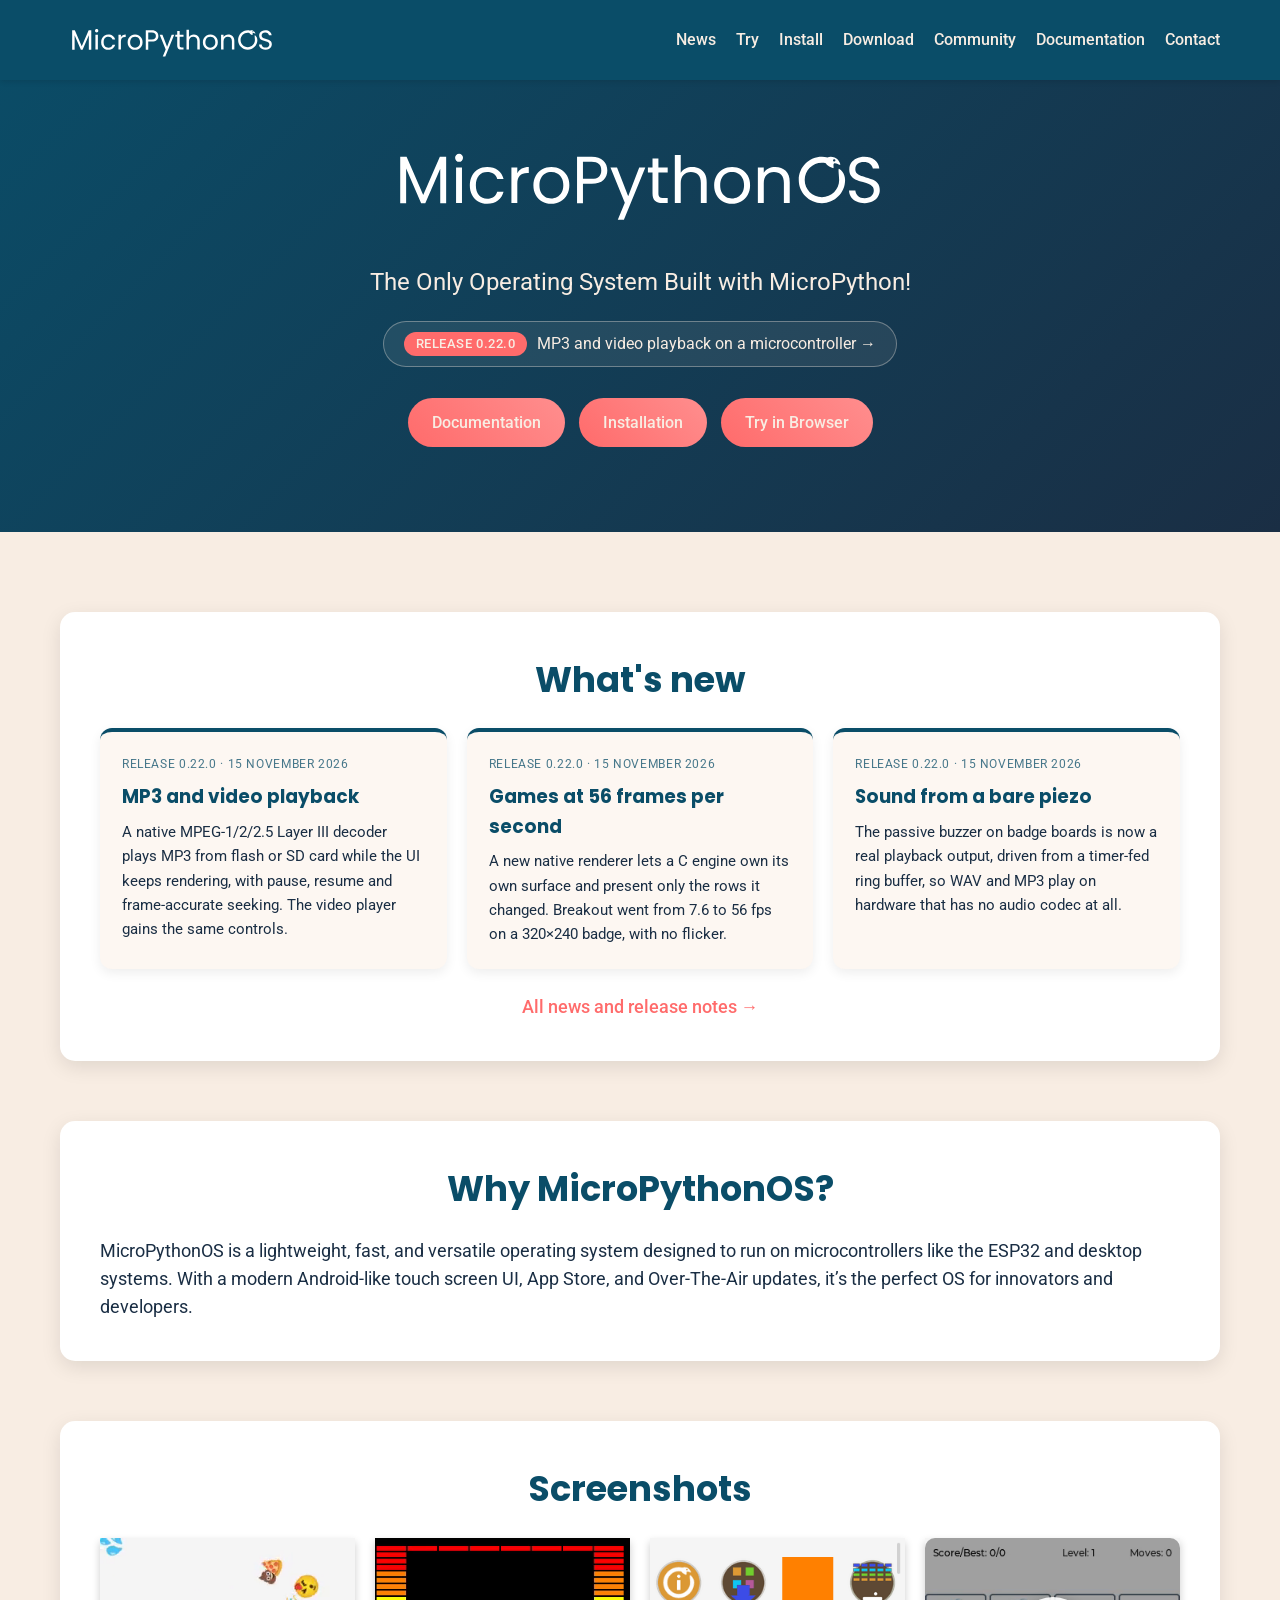
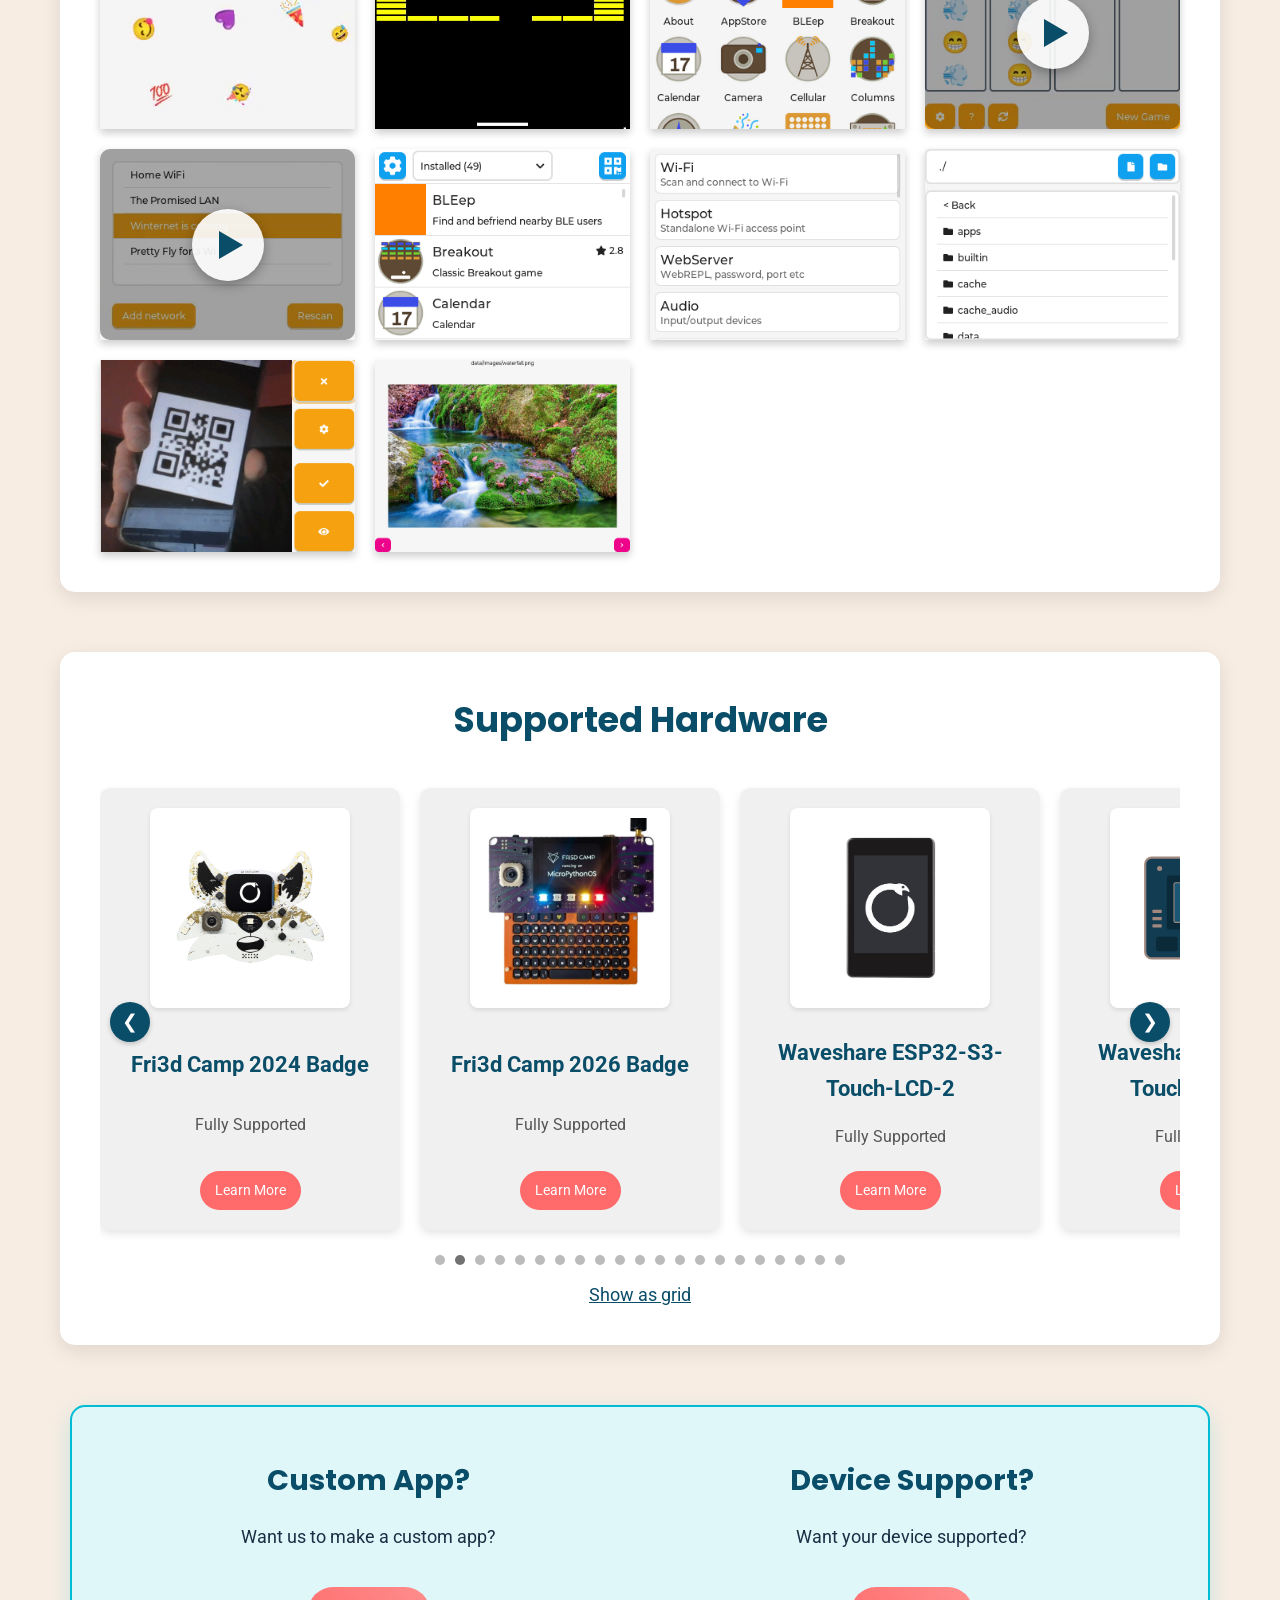
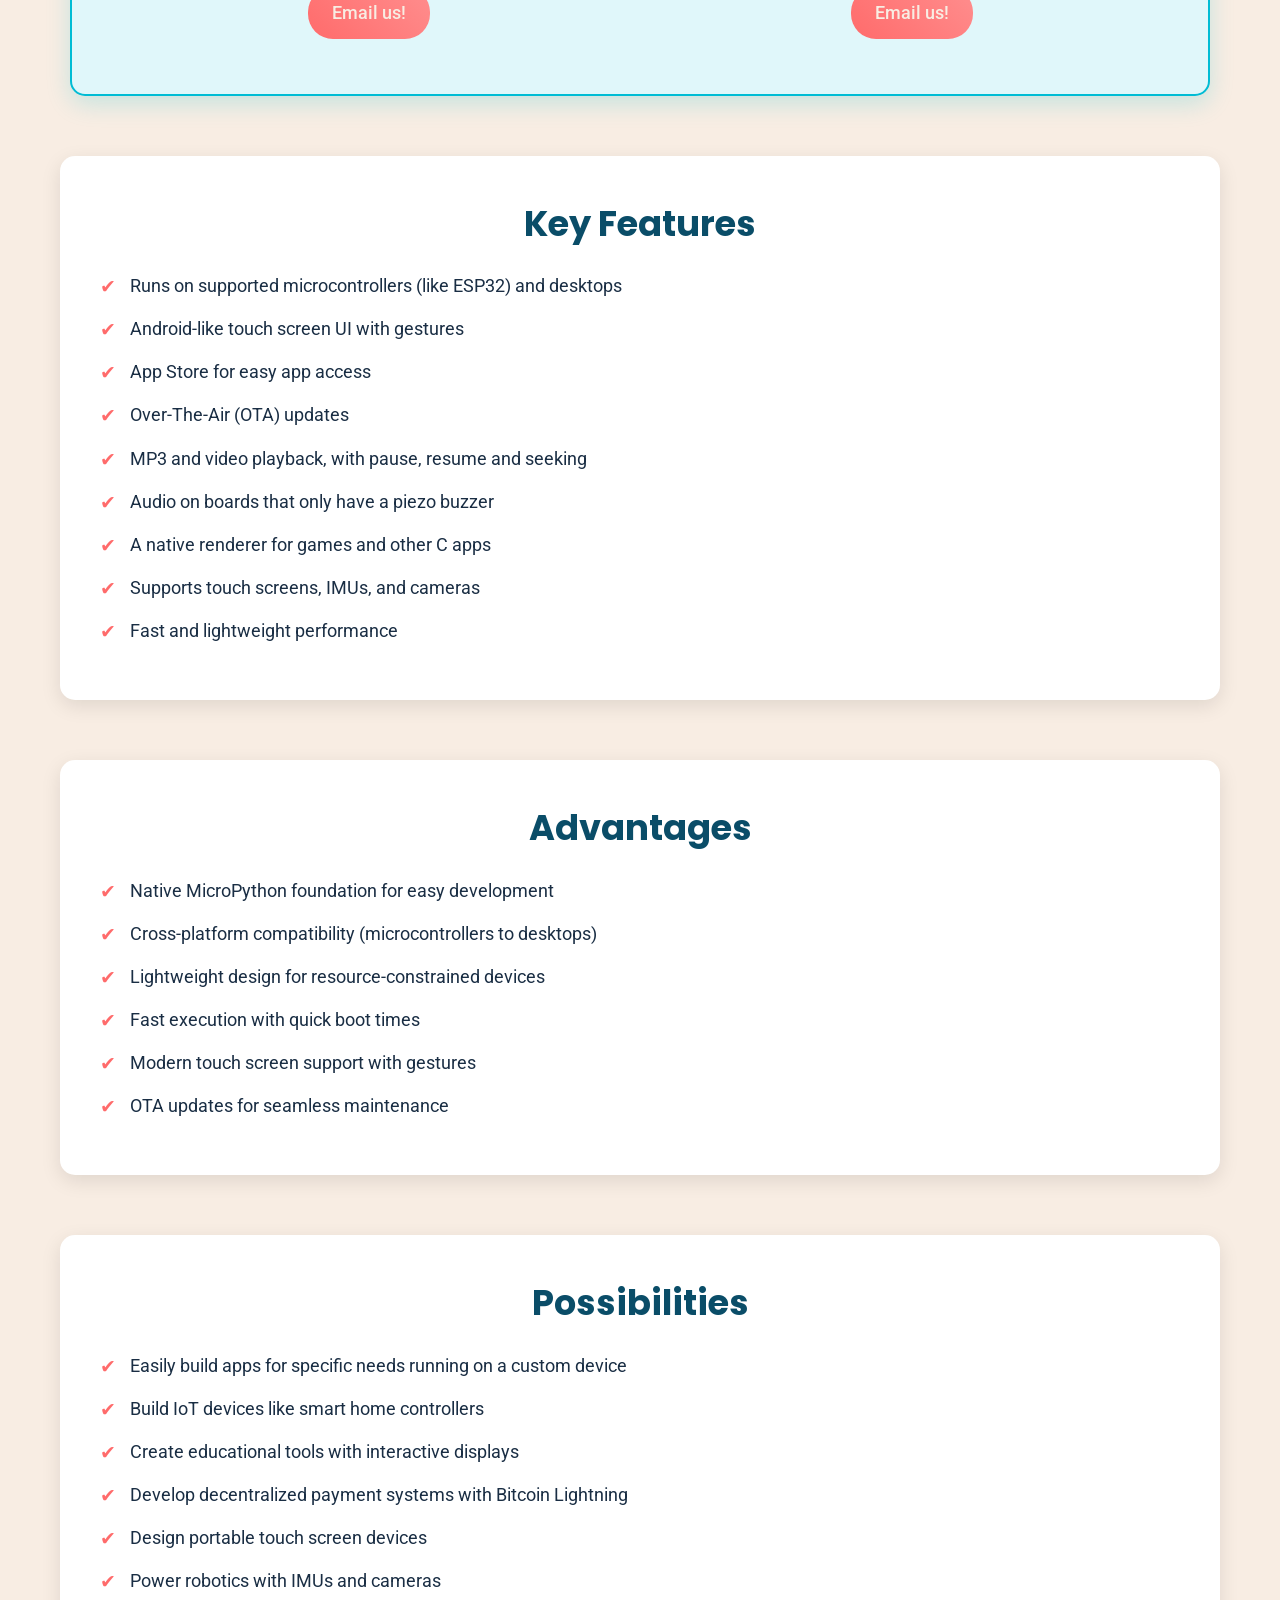
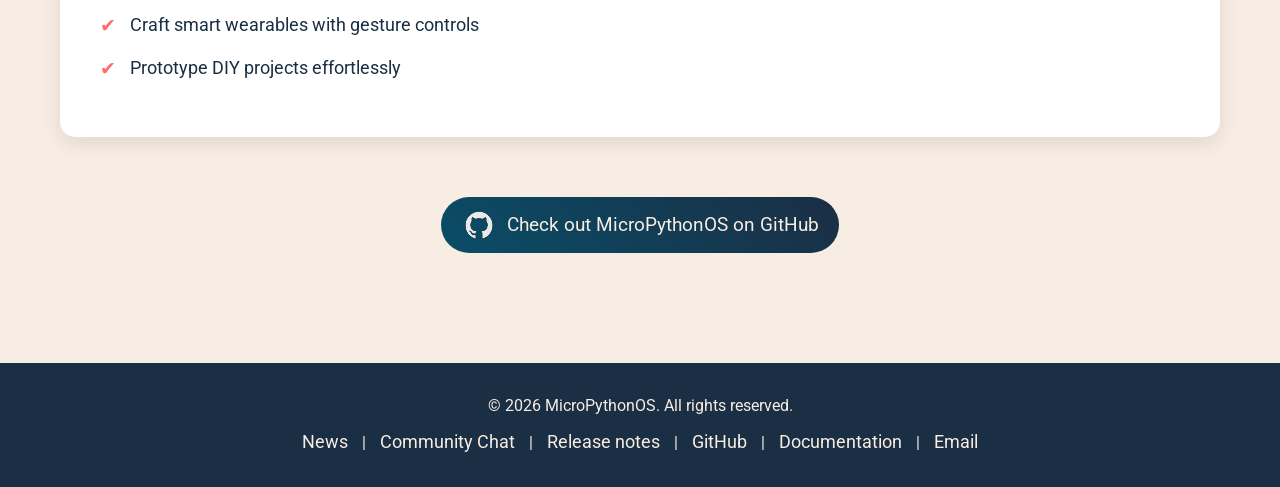
<file: index.html>
<!DOCTYPE html>
<html lang="en">
<head>
    <meta charset="UTF-8">
    <meta name="viewport" content="width=device-width, initial-scale=1.0">
    <title>MicroPythonOS - a MicroPython operating system for microcontrollers</title>
    <meta name="description" content="MicroPythonOS is a lightweight operating system written in MicroPython, with a touch-screen UI, App Store, OTA updates, MP3 and video playback. Runs on ESP32 boards such as the Fri3d badge, Waveshare and M5Stack, on desktop, and in the browser.">
    <link rel="canonical" href="https://micropythonos.com/">

    <!-- Open Graph / social preview -->
    <meta property="og:type" content="website">
    <meta property="og:site_name" content="MicroPythonOS">
    <meta property="og:title" content="MicroPythonOS - a MicroPython operating system for microcontrollers">
    <meta property="og:description" content="A touch-screen MicroPython OS with App Store, OTA updates, MP3 and video playback. Runs on ESP32 boards, on desktop, and in your browser.">
    <meta property="og:url" content="https://micropythonos.com/">
    <meta property="og:image" content="https://micropythonos.com/images/og-card.png">
    <meta property="og:image:width" content="1200">
    <meta property="og:image:height" content="630">
    <meta name="twitter:card" content="summary_large_image">
    <meta name="twitter:title" content="MicroPythonOS - a MicroPython operating system for microcontrollers">
    <meta name="twitter:description" content="A touch-screen MicroPython OS with App Store, OTA updates, MP3 and video playback. Runs on ESP32 boards, on desktop, and in your browser.">
    <meta name="twitter:image" content="https://micropythonos.com/images/og-card.png">
    <meta name="theme-color" content="#0A4D68">

    <link rel="apple-touch-icon" sizes="180x180" href="images/apple-touch-icon.png">
    <link rel="icon" type="image/png" sizes="16x16" href="images/favicon-16x16.png">
    <link rel="icon" type="image/png" sizes="32x32" href="images/favicon-32x32.png">
    <link rel="icon" type="image/png" sizes="48x48" href="images/favicon-48x48.png">
    <link rel="icon" type="image/png" sizes="64x64" href="images/favicon-64x64.png">
    <link rel="icon" type="image/png" sizes="192x192" href="images/favicon-192x192.png">
    <link rel="icon" type="image/png" sizes="512x512" href="images/favicon-512x512.png">
    <link href="https://fonts.googleapis.com/css2?family=Poppins:wght@500&family=Roboto:wght@400;500&display=swap" rel="stylesheet">
    <link rel="stylesheet" href="assets/site.css">
</head>
<body>
    <a class="skip-link" href="#main">Skip to content</a>

    <!-- Navigation Menu -->
    <nav>
        <div class="nav-container">
            <a class="logo" href="./"><img src="images/MicroPythonOS-logo-white(alpha)-long.svg" alt="MicroPythonOS"></a>
            <ul id="nav-links">
                <li><a href="news/" aria-label="News and release notes">News</a></li>
                <li><a href="https://web.MicroPythonOS.com/" target="_blank" aria-label="Try MicroPythonOS in Browser">Try</a></li>
                <li><a href="https://install.micropythonos.com/" target="_blank" aria-label="Install MicroPythonOS">Install</a></li>
                <li><a href="https://github.com/MicroPythonOS/MicroPythonOS/releases" target="_blank" aria-label="Download MicroPythonOS">Download</a></li>
                <li><a href="https://chat.MicroPythonOS.com" target="_blank" aria-label="Community Chat">Community</a></li>
                <li><a href="https://docs.MicroPythonOS.com" target="_blank" aria-label="Documentation">Documentation</a></li>
                <li><a href="mailto:info@MicroPythonOS.com" aria-label="Contact MicroPythonOS">Contact</a></li>
            </ul>
            <button class="hamburger" type="button" aria-label="Toggle menu" aria-controls="nav-links" aria-expanded="false" onclick="toggleMenu(this)">☰</button>
        </div>
    </nav>

    <!-- Header -->
    <header>
        <!-- <h1>MicroPythonOS</h1> -->
        <img src="images/MicroPythonOS-logo-white(alpha)-long.svg" alt="MicroPythonOS Logo" class="logo-header">
        <p>The Only Operating System Built with MicroPython!</p>
        <a class="release-badge" href="news/0.22.0.html">
            <span class="release-badge-tag">Release 0.22.0</span>
            MP3 and video playback on a microcontroller &rarr;
        </a>
        <div class="hero-buttons">
            <a href="https://docs.micropythonos.com/" target="_blank" class="cta-button">Documentation</a>
            <a href="https://install.micropythonos.com/" target="_blank" class="cta-button">Installation</a>
            <a href="https://web.MicroPythonOS.com/" target="_blank" class="cta-button">Try in Browser</a>
        </div>
    </header>

    <!-- Main Content -->
    <div class="container" id="main">
        <section id="whats-new">
            <h2>What's new</h2>
            <div class="news-grid">
                <a class="news-card" href="news/0.22.0.html">
                    <span class="news-card-meta">Release 0.22.0 &middot; 15 November 2026</span>
                    <h3>MP3 and video playback</h3>
                    <p>A native MPEG-1/2/2.5 Layer&nbsp;III decoder plays MP3 from flash or SD card while the UI keeps rendering, with pause, resume and frame-accurate seeking. The video player gains the same controls.</p>
                </a>
                <a class="news-card" href="news/0.22.0.html#games">
                    <span class="news-card-meta">Release 0.22.0 &middot; 15 November 2026</span>
                    <h3>Games at 56 frames per second</h3>
                    <p>A new native renderer lets a C engine own its own surface and present only the rows it changed. Breakout went from 7.6 to 56&nbsp;fps on a 320&times;240 badge, with no flicker.</p>
                </a>
                <a class="news-card" href="news/0.22.0.html#audio">
                    <span class="news-card-meta">Release 0.22.0 &middot; 15 November 2026</span>
                    <h3>Sound from a bare piezo</h3>
                    <p>The passive buzzer on badge boards is now a real playback output, driven from a timer-fed ring buffer, so WAV and MP3 play on hardware that has no audio codec at all.</p>
                </a>
            </div>
            <p class="news-more"><a href="news/">All news and release notes &rarr;</a></p>
        </section>

        <section>
            <h2>Why MicroPythonOS?</h2>
            <p>MicroPythonOS is a lightweight, fast, and versatile operating system designed to run on microcontrollers like the ESP32 and desktop systems. With a modern Android-like touch screen UI, App Store, and Over-The-Air updates, it’s the perfect OS for innovators and developers.</p>
        </section>

        <section>
            <h2>Screenshots</h2>
            <div class="screenshots">
                <video autoplay loop muted playsinline poster="videos/0.22.0/confetti-poster.png" width="320" height="240" preload="auto">
                    <source src="videos/0.22.0/confetti.mp4" type="video/mp4">
                    <img src="videos/0.22.0/confetti-poster.png" alt="MicroPythonOS dropping emoji confetti">
                </video>
                <video autoplay loop muted playsinline poster="videos/0.22.0/breakout-poster.png" width="320" height="240" preload="auto">
                    <source src="videos/0.22.0/breakout.mp4" type="video/mp4">
                    <img src="videos/0.22.0/breakout-poster.png" alt="Breakout running through the native renderer">
                </video>
                <img src="screenshots/light/0.22.0/launcher.png" alt="MicroPythonOS launcher">

                <!-- Clips that load on demand: tap the poster to play. -->
                <video data-play-overlay autoplay loop muted playsinline poster="videos/0.22.0/emoji-sort-poster.png" width="320" height="240" preload="none">
                    <source src="videos/0.22.0/emoji-sort.mp4" type="video/mp4">
                    <img src="videos/0.22.0/emoji-sort-poster.png" alt="Emoji Sort game">
                </video>
                <video data-play-overlay autoplay loop muted playsinline poster="screenshots/light/0.7.2/wifi_list.png" width="320" height="240" preload="none">
                    <source src="screenshots/light/0.7.2/wifi-2026-01-28_19.37.59_cut.mp4" type="video/mp4">
                    <img src="screenshots/light/0.7.2/wifi_list.png" alt="MicroPythonOS Wi-Fi app">
                </video>

                <img src="screenshots/light/0.22.0/appstore.png" alt="MicroPythonOS App Store with the installed apps">
                <img src="screenshots/light/0.22.0/settings.png" alt="MicroPythonOS Settings">
                <img src="screenshots/light/0.22.0/filemanager.png" alt="MicroPythonOS File Manager">
                <img src="screenshots/light/0.7.2/camera_qr_code.png" alt="MicroPythonOS Camera app reading a QR code">
                <img src="screenshots/light/0.0.6/image_viewer.png" alt="MicroPythonOS Image Viewer">
            </div>
        </section>
        
        
        <section id="supported-hardware">
            <h2>Supported Hardware</h2>
            <div class="slider-container">
                <div class="slider">
                    <div class="slide">
                        <img src="supported_devices/your_device.webp" alt="Your Device?">
                        <h3>Your Device?</h3>
                        <p><a href="mailto:info@MicroPythonOS.com">Email us!</a></p>
                    </div>
                    <div class="slide">
                        <img src="supported_devices/fri3d_2024.webp" alt="Fri3d Camp 2024 Badge">
                        <h3>Fri3d Camp 2024 Badge</h3>
                        <p>Fully Supported</p>
                        <a href="https://fri3d.be/badge/2024/?ref=MicroPythonOS.com" target="_blank" rel="noopener">Learn More</a>
                    </div>
                    <div class="slide">
                        <img src="supported_devices/fri3d_2026.webp" alt="Fri3d Camp 2026 Badge">
                        <h3>Fri3d Camp 2026 Badge</h3>
                        <p>Fully Supported</p>
                        <a href="https://fri3dcamp.github.io/badge_2026/badge/#hardware?ref=MicroPythonOS.com" target="_blank" rel="noopener">Learn More</a>
                    </div>
                    <div class="slide">
                        <img src="supported_devices/waveshare_esp32_s3_touch_lcd_2.webp" alt="Waveshare ESP32-S3-Touch-LCD-2">
                        <h3>Waveshare ESP32-S3-Touch-LCD-2</h3>
                        <p>Fully Supported</p>
                        <a href="https://www.waveshare.com/wiki/ESP32-S3-Touch-LCD-2?ref=MicroPythonOS.com" target="_blank" rel="noopener">Learn More</a>
                    </div>
                    <div class="slide">
                        <img src="supported_devices/waveshare_esp32_s3_touch_lcd_1_54.svg" alt="Waveshare ESP32-S3-Touch-LCD-1.54">
                        <h3>Waveshare ESP32-S3-Touch-LCD-1.54</h3>
                        <p>Fully Supported</p>
                        <a href="https://www.waveshare.com/wiki/ESP32-S3-Touch-LCD-1.54?ref=MicroPythonOS.com" target="_blank" rel="noopener">Learn More</a>
                    </div>
                    <div class="slide">
                        <img src="supported_devices/waveshare_esp32_s3_touch_lcd_3_5.svg" alt="Waveshare ESP32-S3-Touch-LCD-3.5">
                        <h3>Waveshare ESP32-S3-Touch-LCD-3.5</h3>
                        <p>Fully Supported</p>
                        <a href="https://www.waveshare.com/wiki/ESP32-S3-Touch-LCD-3.5?ref=MicroPythonOS.com" target="_blank" rel="noopener">Learn More</a>
                    </div>
                    <div class="slide">
                        <img src="supported_devices/waveshare_esp32_p4_wifi6_touch_lcd_4_3.svg" alt="Waveshare ESP32-P4-WIFI6-Touch-LCD-4.3">
                        <h3>Waveshare ESP32-P4-WIFI6-Touch-LCD-4.3</h3>
                        <p>Supported on P4 chip revisions v0.x and v1.x (not v3.x)</p>
                        <a href="https://docs.waveshare.com/ESP32-P4-WIFI6-Touch-LCD-4.3?ref=MicroPythonOS.com" target="_blank" rel="noopener">Learn More</a>
                    </div>
                    <div class="slide">
                        <img src="supported_devices/matouch_esp32_s3_spi_ips_2_8_with_camera_ov3660.webp" alt="MaTouch ESP32-S3 SPI IPS 2.8" with Camera OV3660">
                        <h3>MaTouch ESP32-S3 SPI IPS 2.8" with Camera OV3660</h3>
                        <p>Fully Supported</p>
                        <a href="https://www.makerfabs.com/matouch-esp32-s3-spi-ips-2-8-with-camera-ov3660.html?ref=MicroPythonOS.com" target="_blank" rel="noopener">Learn More</a>
                    </div>
                    <div class="slide">
                        <img src="supported_devices/m5stack_fire.webp" alt="M5Stack Fire">
                        <h3>M5Stack Fire</h3>
                        <p>Fully Supported</p>
                        <a href="https://docs.m5stack.com/en/core/fire?ref=MicroPythonOS.com" target="_blank" rel="noopener">Learn More</a>
                    </div>
                    <div class="slide">
                        <img src="supported_devices/m5stack_core2.svg" alt="M5Stack Core2">
                        <h3>M5Stack Core2</h3>
                        <p>Fully Supported</p>
                        <a href="https://docs.m5stack.com/en/core/core2?ref=MicroPythonOS.com" target="_blank" rel="noopener">Learn More</a>
                    </div>
                    <div class="slide">
                        <img src="supported_devices/odroid_go.webp" alt="ODROID-Go">
                        <h3>ODROID-Go</h3>
                        <p>Fully Supported</p>
                        <a href="https://wiki.odroid.com/odroid_go/odroid_go?ref=MicroPythonOS.com" target="_blank" rel="noopener">Learn More</a>
                    </div>
                    <div class="slide">
                        <img src="supported_devices/lilygo_t_display_s3.webp" alt="LilyGo T-Display S3">
                        <h3>LilyGo T-Display S3</h3>
                        <p>Fully Supported</p>
                        <a href="https://lilygo.cc/products/t-display-s3?ref=MicroPythonOS.com" target="_blank" rel="noopener">Learn More</a>
                    </div>
                    <div class="slide">
                        <img src="supported_devices/lilygo_t_hmi.svg" alt="LilyGo T-HMI">
                        <h3>LilyGo T-HMI</h3>
                        <p>Fully Supported</p>
                        <a href="https://lilygo.cc/en-us/products/t-hmi?ref=MicroPythonOS.com" target="_blank" rel="noopener">Learn More</a>
                    </div>
                    <div class="slide">
                        <img src="supported_devices/lilygo_t4.svg" alt="LilyGo T4">
                        <h3>LilyGo T4</h3>
                        <p>Fully Supported</p>
                        <a href="https://github.com/Xinyuan-LilyGO/LilyGo_Txx" target="_blank" rel="noopener">Learn More</a>
                    </div>
                    <div class="slide">
                        <img src="supported_devices/lilygo_t_watch_s3.webp" alt="LilyGo T-Watch S3">
                        <h3>LilyGo T-Watch S3</h3>
                        <p>Supported like the T-Watch S3 Plus</p>
                    </div>
                    <div class="slide soon">
                        <img src="supported_devices/lilygo_t_watch_s3_plus.webp" alt="LilyGo T-Watch S3 Plus">
                        <h3>LilyGo T-Watch S3 Plus</h3>
                        <p>Fully supported; LoRa and GPS coming soon</p>
                    </div>
                    <div class="slide">
                        <img src="supported_devices/unphone_9.svg" alt="unPhone 9">
                        <h3>unPhone 9</h3>
                        <p>Fully Supported</p>
                        <a href="https://unphone.net/?ref=MicroPythonOS.com" target="_blank" rel="noopener">Learn More</a>
                    </div>
                    <div class="slide">
                        <img src="supported_devices/freenove_esp32_s3_display.svg" alt="Freenove ESP32-S3 Display">
                        <h3>Freenove ESP32-S3 Display</h3>
                        <p>Fully Supported</p>
                        <a href="https://github.com/Freenove/Freenove_ESP32_S3_Display" target="_blank" rel="noopener">Learn More</a>
                    </div>
                    <div class="slide">
                        <img src="supported_devices/unihiker_k10.svg" alt="DFRobot UniHiker K10">
                        <h3>DFRobot UniHiker K10</h3>
                        <p>Fully Supported</p>
                        <a href="https://www.dfrobot.com/product-2676.html?ref=MicroPythonOS.com" target="_blank" rel="noopener">Learn More</a>
                    </div>
                    <div class="slide">
                        <img src="supported_devices/squixl.svg" alt="SQUiXL">
                        <h3>SQUiXL</h3>
                        <p>Fully Supported</p>
                        <a href="https://squixl.io?ref=MicroPythonOS.com" target="_blank" rel="noopener">Learn More</a>
                    </div>
                    <div class="slide">
                        <img src="supported_devices/d_shell_esp32_s3_n16r8.svg" alt="D-Shell ESP32-S3 N16R8">
                        <h3>D-Shell ESP32-S3 N16R8</h3>
                        <p>Fully Supported</p>
                        <a href="https://github.com/FreakStudioCN/MicroPython_Claude_Assistant_Public" target="_blank" rel="noopener">Learn More</a>
                    </div>
                </div>
                <button class="prev-button">❮</button>
                <button class="next-button">❯</button>
                <div class="slider-dots"></div>
            </div>
            <div class="slider-controls">
                <button id="show-all-button" class="show-all-button">Show as grid</button>
            </div>
        </section>
        
        <section class="highlight-section">
            <div class="highlight-grid">
                <section>
                    <h2>Custom App?</h2>
                    <p>Want us to make a custom app?</p>
                    <p class="call-to-action"><a href="mailto:info@MicroPythonOS.com">Email us!</a></p>
                </section>
                <section>
                    <h2>Device Support?</h2>
                    <p>Want your device supported?</p>
                    <p class="call-to-action"><a href="mailto:info@MicroPythonOS.com">Email us!</a></p>
                </section>
            </div>
        </section>

        <section>
            <h2>Key Features</h2>
            <ul>
                <li>Runs on supported microcontrollers (like ESP32) and desktops</li>
                <li>Android-like touch screen UI with gestures</li>
                <li>App Store for easy app access</li>
                <li>Over-The-Air (OTA) updates</li>
                <li>MP3 and video playback, with pause, resume and seeking</li>
                <li>Audio on boards that only have a piezo buzzer</li>
                <li>A native renderer for games and other C apps</li>
                <li>Supports touch screens, IMUs, and cameras</li>
                <li>Fast and lightweight performance</li>
            </ul>
        </section>

        <section>
            <h2>Advantages</h2>
            <ul>
                <li>Native MicroPython foundation for easy development</li>
                <li>Cross-platform compatibility (microcontrollers to desktops)</li>
                <li>Lightweight design for resource-constrained devices</li>
                <li>Fast execution with quick boot times</li>
                <li>Modern touch screen support with gestures</li>
                <li>OTA updates for seamless maintenance</li>
            </ul>
        </section>

        <section>
            <h2>Possibilities</h2>
            <ul>
                <li>Easily build apps for specific needs running on a custom device</li>
                <li>Build IoT devices like smart home controllers</li>
                <li>Create educational tools with interactive displays</li>
                <li>Develop decentralized payment systems with Bitcoin Lightning</li>
                <li>Design portable touch screen devices</li>
                <li>Power robotics with IMUs and cameras</li>
                <li>Craft smart wearables with gesture controls</li>
                <li>Prototype DIY projects effortlessly</li>
            </ul>
        </section>
        <div class="github-link">
            <a href="https://github.com/MicroPythonOS" target="_blank">
                <img src="images/GitHub-Mark.png" alt="GitHub Logo">
                Check out MicroPythonOS on GitHub
            </a>
        </div>

	<!--
        <div class="contact">
            <p>Community: <a href="https://t.me/MicroPythonOS" target="_blank">t.me/MicroPythonOS</a></p>
            <p>Contact: <a href="mailto:info@MicroPythonOS.com" target="_blank">info@MicroPythonOS.com</a></p>
        </div>
	-->
    </div>

    <!-- Footer -->
    <footer>
        <p>© <span id="copyright-year">3000</span> MicroPythonOS. All rights reserved.</p>
        <div class="social-links">
            <a href="news/">News</a> |
            <a href="https://chat.MicroPythonOS.com" target="_blank">Community Chat</a> |
            <a href="https://github.com/MicroPythonOS/MicroPythonOS/releases" target="_blank">Release notes</a> |
            <a href="https://github.com/MicroPythonOS" target="_blank">GitHub</a> |
            <a href="https://docs.MicroPythonOS.com" target="_blank">Documentation</a> |
            <a href="mailto:info@MicroPythonOS.com">Email</a>
        </div>
    </footer>

    <!-- JavaScript for copyright year -->
	<script>
	    document.getElementById('copyright-year').textContent = new Date().getFullYear();
	</script>
    <!-- JavaScript for Hamburger Menu -->
    <script>
        function toggleMenu(button) {
            const navLinks = document.getElementById('nav-links');
            const open = navLinks.classList.toggle('active');
            if (button) button.setAttribute('aria-expanded', String(open));
        }

        document.addEventListener('DOMContentLoaded', () => {
            const slider = document.querySelector('#supported-hardware .slider');
            const prevButton = document.querySelector('#supported-hardware .prev-button');
            const nextButton = document.querySelector('#supported-hardware .next-button');
            const showAllButton = document.getElementById('show-all-button');
            const sliderDots = document.querySelector('#supported-hardware .slider-dots');
            const slides = document.querySelectorAll('#supported-hardware .slide');
            const sliderContainer = document.querySelector('#supported-hardware .slider-container');

            let slideIndex = 0;
            let autoScrollInterval;
            const autoScrollDelay = 1500; // 3 seconds

            const createDots = () => {
                sliderDots.innerHTML = '';
                for (let i = 0; i < slides.length; i++) {
                    const dot = document.createElement('span');
                    dot.classList.add('dot');
                    if (i === slideIndex) {
                        dot.classList.add('active');
                    }
                    dot.addEventListener('click', () => {
                        goToSlide(i);
                        pauseAutoScroll();
                    });
                    sliderDots.appendChild(dot);
                }
            };

            const goToSlide = (index) => {
                slideIndex = index;
                slider.scrollLeft = slides[slideIndex].offsetLeft - slider.offsetLeft;
                updateDots();
            };

            const updateDots = () => {
                const dots = document.querySelectorAll('#supported-hardware .dot');
                dots.forEach((dot, index) => {
                    if (index === slideIndex) {
                        dot.classList.add('active');
                    } else {
                        dot.classList.remove('active');
                    }
                });
            };

            const startAutoScroll = () => {
                autoScrollInterval = setInterval(() => {
                    slideIndex = (slideIndex + 1) % slides.length;
                    goToSlide(slideIndex);
                }, autoScrollDelay);
            };

            const pauseAutoScroll = () => {
                clearInterval(autoScrollInterval);
            };

            prevButton.addEventListener('click', () => {
                slideIndex = (slideIndex - 1 + slides.length) % slides.length;
                goToSlide(slideIndex);
                pauseAutoScroll();
            });

            nextButton.addEventListener('click', () => {
                slideIndex = (slideIndex + 1) % slides.length;
                goToSlide(slideIndex);
                pauseAutoScroll();
            });

            sliderContainer.addEventListener('mouseenter', pauseAutoScroll);
            sliderContainer.addEventListener('mouseleave', startAutoScroll);

            showAllButton.addEventListener('click', () => {
                slider.classList.toggle('grid-view');
                if (slider.classList.contains('grid-view')) {
                    showAllButton.textContent = 'Show Slider';
                    prevButton.style.display = 'none';
                    nextButton.style.display = 'none';
                    sliderDots.style.display = 'none';
                    pauseAutoScroll();
                } else {
                    showAllButton.textContent = 'Show All Devices';
                    prevButton.style.display = 'block';
                    nextButton.style.display = 'block';
                    sliderDots.style.display = 'flex';
                    goToSlide(slideIndex); // Recenter slider after switching back
                    startAutoScroll();
                }
            });

            createDots();
            goToSlide(0); // Initialize slider position
            startAutoScroll(); // Start auto-scrolling on load
        });
    </script>

    <!--
      =========================================================================
      Generic Video Play Overlay Script
      =========================================================================
      Automatically initializes play overlays for all <video data-play-overlay>
      elements. The script:
        1. Wraps each video in a .video-overlay-container
        2. Injects a .video-play-overlay button with a CSS play icon
        3. Handles click, Enter, and Space to play the video
        4. Shows native controls after playback starts
        5. Re-shows the overlay when the video ends (for replay)

      To opt-in a new video, simply add the data-play-overlay attribute:
        <video data-play-overlay poster="thumb.png" ...>
          <source src="video.mp4" type="video/mp4">
        </video>
      =========================================================================
    -->
    <script>
        (function initVideoPlayOverlays() {
            // Prevent double-initialization
            if (window.__videoPlayOverlaysInitialized) return;
            window.__videoPlayOverlaysInitialized = true;

            const videos = document.querySelectorAll('video[data-play-overlay]');
            if (!videos.length) return;

            videos.forEach(function(video) {
                // Remove autoplay to ensure video doesn't start on page load
                video.removeAttribute('autoplay');

                // Create container wrapper
                const container = document.createElement('div');
                container.className = 'video-overlay-container';

                // Insert container before video, then move video inside
                video.parentNode.insertBefore(container, video);
                container.appendChild(video);

                // Create overlay button
                const overlay = document.createElement('div');
                overlay.className = 'video-play-overlay';
                overlay.setAttribute('tabindex', '0');
                overlay.setAttribute('role', 'button');
                overlay.setAttribute('aria-label', 'Play video');

                // Create play icon (CSS-styled circle + triangle)
                const playIcon = document.createElement('div');
                playIcon.className = 'play-icon';
                overlay.appendChild(playIcon);

                // Insert overlay into container
                container.appendChild(overlay);

                // Activation handler: play video, hide overlay, show controls
                function activateVideo() {
                    video.play();
                    overlay.classList.add('hidden');
                    video.controls = true;
                }

                // Click handler
                overlay.addEventListener('click', activateVideo);

                // Keyboard handler (Enter or Space)
                overlay.addEventListener('keydown', function(e) {
                    if (e.key === 'Enter' || e.key === ' ') {
                        e.preventDefault();
                        activateVideo();
                    }
                });

                // When video ends, show overlay again for replay
                video.addEventListener('ended', function() {
                    overlay.classList.remove('hidden');
                });
            });
        })();
    </script>

    <!-- Respect the reduced-motion preference: never autoplay video for users who ask for it. -->
    <script>
        (function respectReducedMotion() {
            var query = window.matchMedia('(prefers-reduced-motion: reduce)');
            function apply() {
                document.querySelectorAll('video').forEach(function (video) {
                    if (query.matches) {
                        video.removeAttribute('autoplay');
                        video.pause();
                        video.controls = true;
                    }
                });
            }
            apply();
            if (query.addEventListener) {
                query.addEventListener('change', apply);
            }
        })();
    </script>
</body>
</html>
</file>
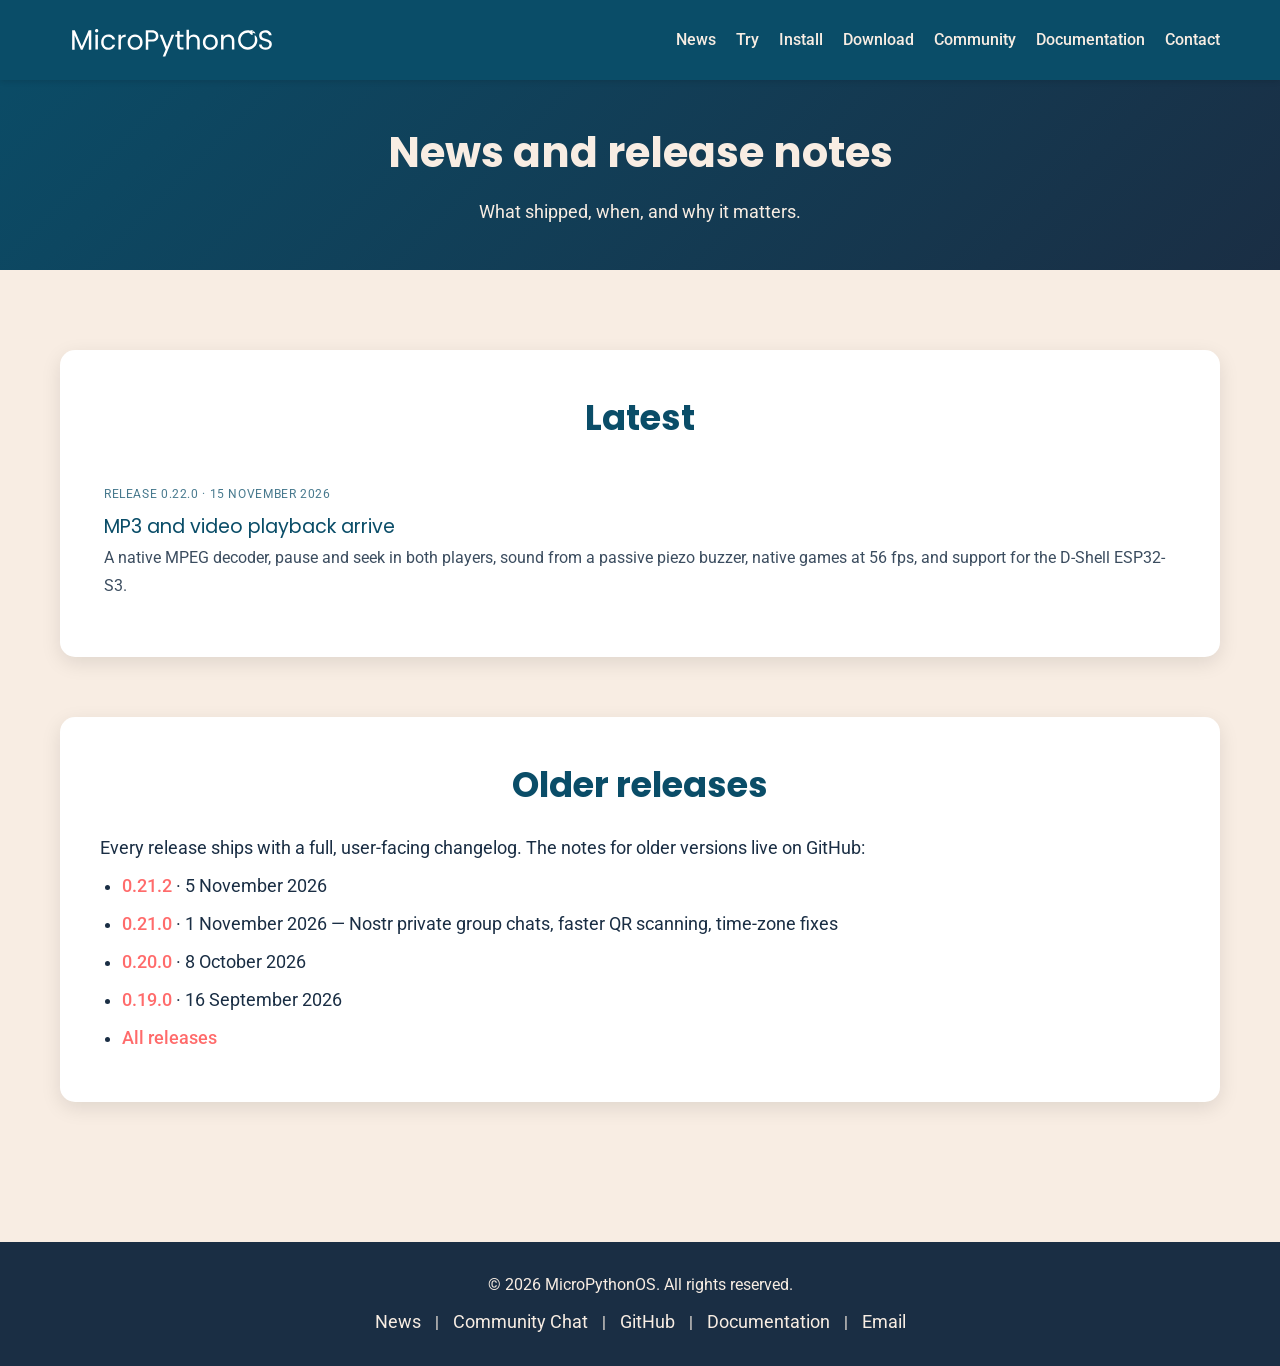
<file: news/index.html>
<!DOCTYPE html>
<html lang="en">
<head>
    <meta charset="UTF-8">
    <meta name="viewport" content="width=device-width, initial-scale=1.0">
    <title>News and release notes - MicroPythonOS</title>
    <meta name="description" content="Release notes and news for MicroPythonOS: what shipped in each version, from MP3 and video playback to native games and new board support.">
    <link rel="canonical" href="https://micropythonos.com/news/">
    <meta property="og:type" content="website">
    <meta property="og:site_name" content="MicroPythonOS">
    <meta property="og:title" content="News and release notes - MicroPythonOS">
    <meta property="og:description" content="What shipped in each MicroPythonOS release.">
    <meta property="og:url" content="https://micropythonos.com/news/">
    <meta property="og:image" content="https://micropythonos.com/images/og-card.png">
    <meta name="theme-color" content="#0A4D68">
    <link rel="alternate" type="application/rss+xml" title="MicroPythonOS news" href="feed.xml">
    <link rel="icon" type="image/png" sizes="32x32" href="../images/favicon-32x32.png">
    <link rel="icon" type="image/png" sizes="192x192" href="../images/favicon-192x192.png">
    <link rel="apple-touch-icon" sizes="180x180" href="../images/apple-touch-icon.png">
    <link href="https://fonts.googleapis.com/css2?family=Poppins:wght@500&family=Roboto:wght@400;500&display=swap" rel="stylesheet">
    <link rel="stylesheet" href="../assets/site.css">
</head>
<body>
    <a class="skip-link" href="#main">Skip to content</a>

    <nav>
        <div class="nav-container">
            <a class="logo" href="../"><img src="../images/MicroPythonOS-logo-white(alpha)-long.svg" alt="MicroPythonOS"></a>
            <ul id="nav-links">
                <li><a href="./" aria-current="page">News</a></li>
                <li><a href="https://web.MicroPythonOS.com/" target="_blank">Try</a></li>
                <li><a href="https://install.micropythonos.com/" target="_blank">Install</a></li>
                <li><a href="https://github.com/MicroPythonOS/MicroPythonOS/releases" target="_blank">Download</a></li>
                <li><a href="https://chat.MicroPythonOS.com" target="_blank">Community</a></li>
                <li><a href="https://docs.MicroPythonOS.com" target="_blank">Documentation</a></li>
                <li><a href="mailto:info@MicroPythonOS.com">Contact</a></li>
            </ul>
            <button class="hamburger" type="button" aria-label="Toggle menu" aria-controls="nav-links" aria-expanded="false" onclick="toggleMenu(this)">☰</button>
        </div>
    </nav>

    <header class="page-header">
        <h1>News and release notes</h1>
        <p>What shipped, when, and why it matters.</p>
    </header>

    <div class="container" id="main">
        <section>
            <h2>Latest</h2>
            <ul class="news-list">
                <li>
                    <a href="0.22.0.html">
                        <span class="news-card-meta">Release 0.22.0 &middot; 15 November 2026</span>
                        <span class="news-list-title">MP3 and video playback arrive</span>
                        <span class="news-list-summary">A native MPEG decoder, pause and seek in both players, sound from a passive piezo buzzer, native games at 56&nbsp;fps, and support for the D-Shell ESP32-S3.</span>
                    </a>
                </li>
            </ul>
        </section>

        <section>
            <h2>Older releases</h2>
            <p>Every release ships with a full, user-facing changelog. The notes for older versions live on GitHub:</p>
            <ul class="plain-list">
                <li><a href="https://github.com/MicroPythonOS/MicroPythonOS/releases/tag/0.21.2" target="_blank">0.21.2</a> &middot; 5 November 2026</li>
                <li><a href="https://github.com/MicroPythonOS/MicroPythonOS/releases/tag/0.21.0" target="_blank">0.21.0</a> &middot; 1 November 2026 &mdash; Nostr private group chats, faster QR scanning, time-zone fixes</li>
                <li><a href="https://github.com/MicroPythonOS/MicroPythonOS/releases/tag/0.20.0" target="_blank">0.20.0</a> &middot; 8 October 2026</li>
                <li><a href="https://github.com/MicroPythonOS/MicroPythonOS/releases/tag/0.19.0" target="_blank">0.19.0</a> &middot; 16 September 2026</li>
                <li><a href="https://github.com/MicroPythonOS/MicroPythonOS/releases" target="_blank">All releases</a></li>
            </ul>
        </section>
    </div>

    <footer>
        <p>© <span id="copyright-year">3000</span> MicroPythonOS. All rights reserved.</p>
        <div class="social-links">
            <a href="./">News</a> |
            <a href="https://chat.MicroPythonOS.com" target="_blank">Community Chat</a> |
            <a href="https://github.com/MicroPythonOS" target="_blank">GitHub</a> |
            <a href="https://docs.MicroPythonOS.com" target="_blank">Documentation</a> |
            <a href="mailto:info@MicroPythonOS.com">Email</a>
        </div>
    </footer>

    <script>
        document.getElementById('copyright-year').textContent = new Date().getFullYear();
        function toggleMenu(button) {
            const navLinks = document.getElementById('nav-links');
            const open = navLinks.classList.toggle('active');
            if (button) button.setAttribute('aria-expanded', String(open));
        }
    </script>
</body>
</html>
</file>
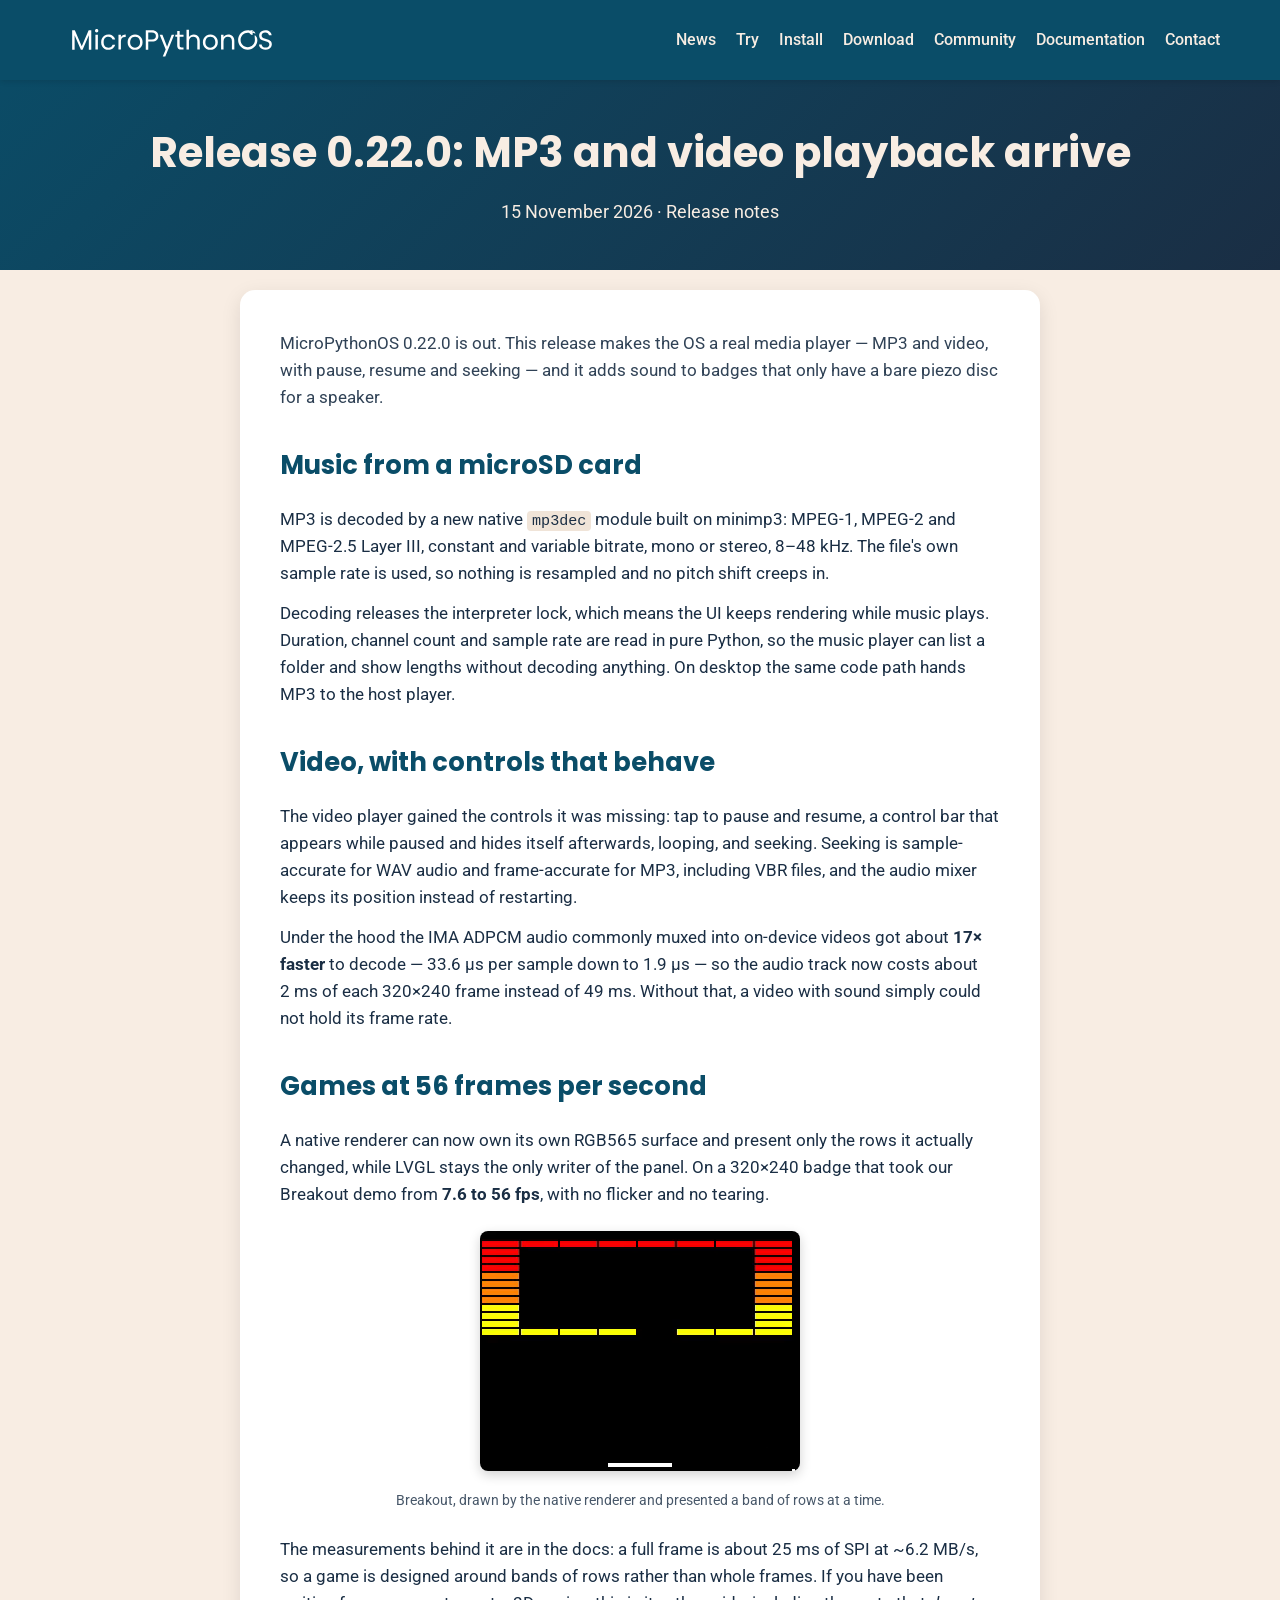
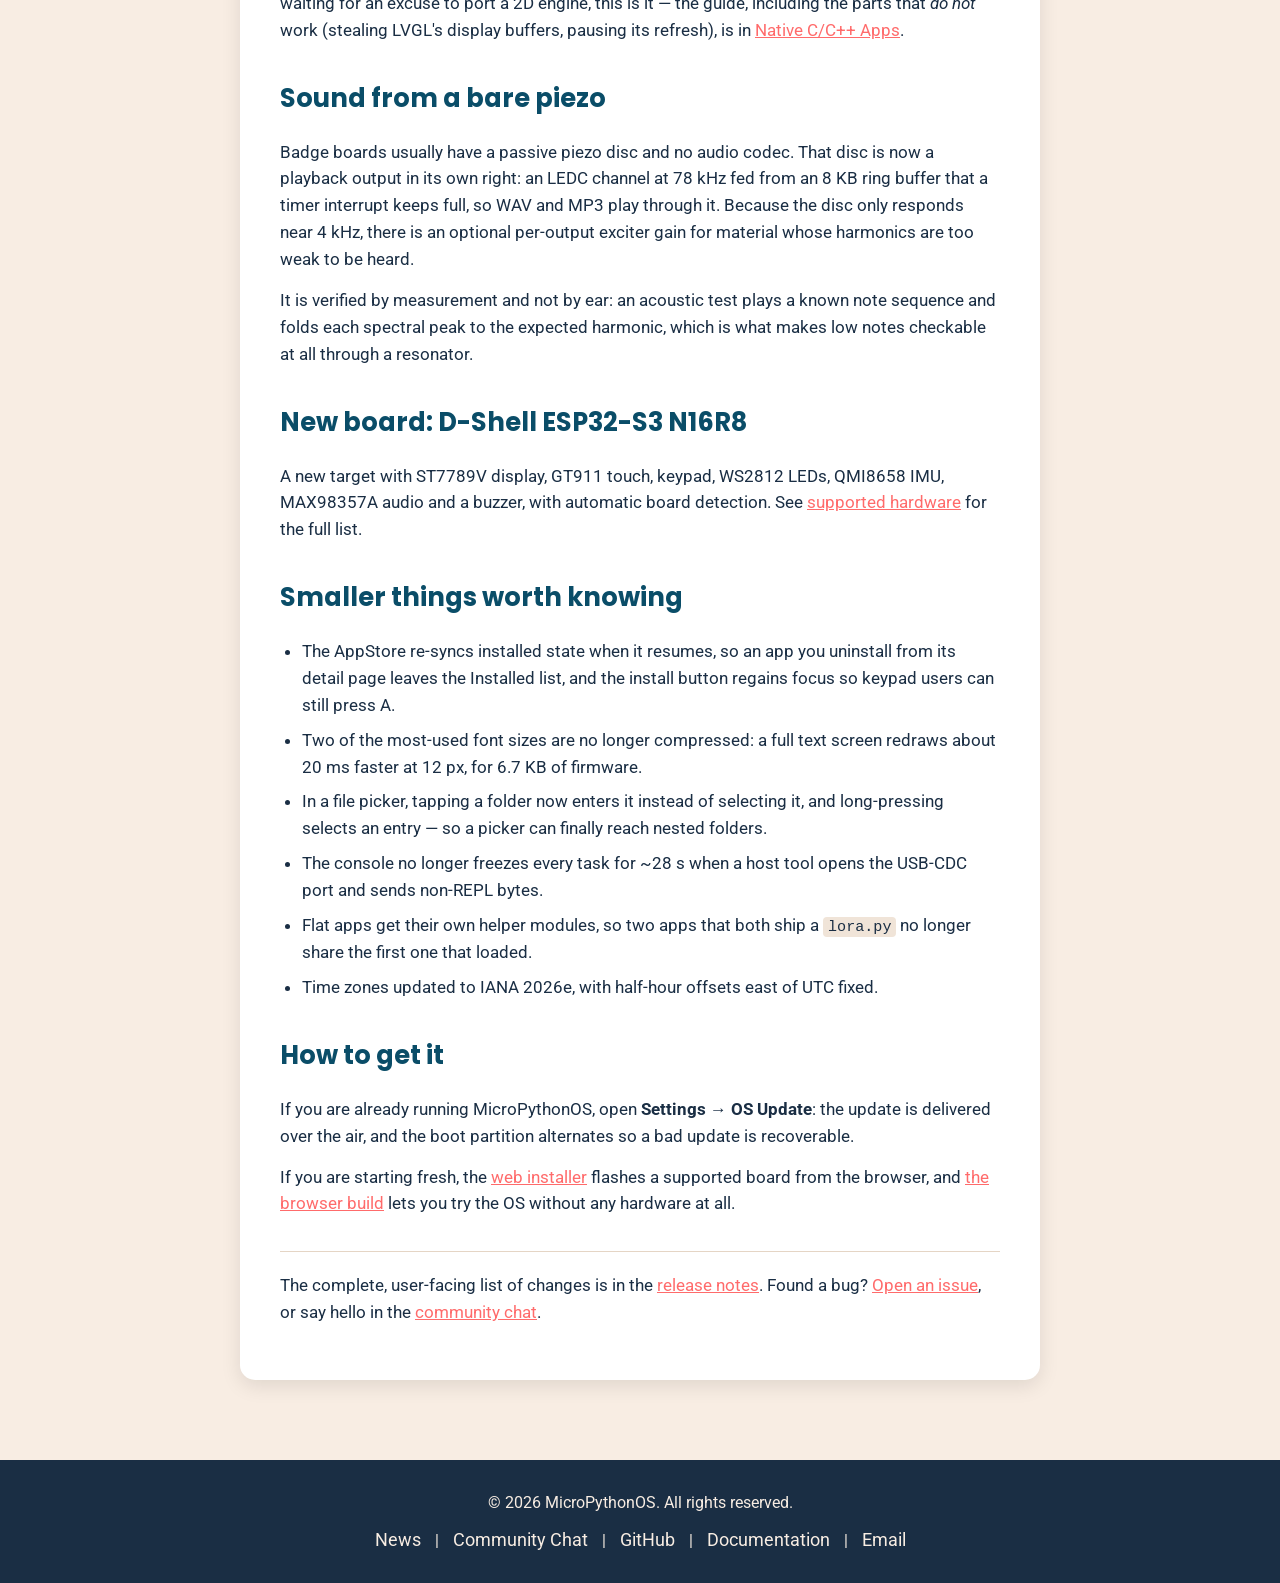
<file: news/0.22.0.html>
<!DOCTYPE html>
<html lang="en">
<head>
    <meta charset="UTF-8">
    <meta name="viewport" content="width=device-width, initial-scale=1.0">
    <title>Release 0.22.0: MP3 and video playback - MicroPythonOS</title>
    <meta name="description" content="MicroPythonOS 0.22.0 adds MP3 playback through a native MPEG decoder, pause and seek in both players, sound from a passive piezo buzzer, native games at 56 fps, and support for the D-Shell ESP32-S3.">
    <link rel="canonical" href="https://micropythonos.com/news/0.22.0.html">
    <meta property="og:type" content="article">
    <meta property="og:site_name" content="MicroPythonOS">
    <meta property="og:title" content="Release 0.22.0: MP3 and video playback">
    <meta property="og:description" content="A native MPEG decoder, pause and seek in both players, sound from a passive piezo, and native games at 56 fps.">
    <meta property="og:url" content="https://micropythonos.com/news/0.22.0.html">
    <meta property="og:image" content="https://micropythonos.com/images/og-card.png">
    <meta name="twitter:card" content="summary_large_image">
    <meta name="theme-color" content="#0A4D68">
    <link rel="icon" type="image/png" sizes="32x32" href="../images/favicon-32x32.png">
    <link rel="icon" type="image/png" sizes="192x192" href="../images/favicon-192x192.png">
    <link rel="apple-touch-icon" sizes="180x180" href="../images/apple-touch-icon.png">
    <link href="https://fonts.googleapis.com/css2?family=Poppins:wght@500&family=Roboto:wght@400;500&display=swap" rel="stylesheet">
    <link rel="stylesheet" href="../assets/site.css">
</head>
<body>
    <a class="skip-link" href="#main">Skip to content</a>

    <nav>
        <div class="nav-container">
            <a class="logo" href="../"><img src="../images/MicroPythonOS-logo-white(alpha)-long.svg" alt="MicroPythonOS"></a>
            <ul id="nav-links">
                <li><a href="./" aria-current="page">News</a></li>
                <li><a href="https://web.MicroPythonOS.com/" target="_blank">Try</a></li>
                <li><a href="https://install.micropythonos.com/" target="_blank">Install</a></li>
                <li><a href="https://github.com/MicroPythonOS/MicroPythonOS/releases" target="_blank">Download</a></li>
                <li><a href="https://chat.MicroPythonOS.com" target="_blank">Community</a></li>
                <li><a href="https://docs.MicroPythonOS.com" target="_blank">Documentation</a></li>
                <li><a href="mailto:info@MicroPythonOS.com">Contact</a></li>
            </ul>
            <button class="hamburger" type="button" aria-label="Toggle menu" aria-controls="nav-links" aria-expanded="false" onclick="toggleMenu(this)">☰</button>
        </div>
    </nav>

    <header class="page-header">
        <h1>Release 0.22.0: MP3 and video playback arrive</h1>
        <p>15 November 2026 &middot; Release notes</p>
    </header>

    <div class="container" id="main">
        <section class="article">
            <p class="article-lead">MicroPythonOS 0.22.0 is out. This release makes the OS a real media player &mdash; MP3 and video, with pause, resume and seeking &mdash; and it adds sound to badges that only have a bare piezo disc for a speaker.</p>

            <h2>Music from a microSD card</h2>

            <p>MP3 is decoded by a new native <code>mp3dec</code> module built on minimp3: MPEG-1, MPEG-2 and MPEG-2.5 Layer&nbsp;III, constant and variable bitrate, mono or stereo, 8&ndash;48&nbsp;kHz. The file's own sample rate is used, so nothing is resampled and no pitch shift creeps in.</p>

            <p>Decoding releases the interpreter lock, which means the UI keeps rendering while music plays. Duration, channel count and sample rate are read in pure Python, so the music player can list a folder and show lengths without decoding anything. On desktop the same code path hands MP3 to the host player.</p>

            <h2>Video, with controls that behave</h2>

            <p>The video player gained the controls it was missing: tap to pause and resume, a control bar that appears while paused and hides itself afterwards, looping, and seeking. Seeking is sample-accurate for WAV audio and frame-accurate for MP3, including VBR files, and the audio mixer keeps its position instead of restarting.</p>

            <p>Under the hood the IMA ADPCM audio commonly muxed into on-device videos got about <strong>17&times; faster</strong> to decode &mdash; 33.6&nbsp;&micro;s per sample down to 1.9&nbsp;&micro;s &mdash; so the audio track now costs about 2&nbsp;ms of each 320&times;240 frame instead of 49&nbsp;ms. Without that, a video with sound simply could not hold its frame rate.</p>

            <h2 id="games">Games at 56 frames per second</h2>

            <p>A native renderer can now own its own RGB565 surface and present only the rows it actually changed, while LVGL stays the only writer of the panel. On a 320&times;240 badge that took our Breakout demo from <strong>7.6 to 56&nbsp;fps</strong>, with no flicker and no tearing.</p>

            <figure class="article-figure">
                <img src="../videos/0.22.0/breakout-poster.png" width="320" height="240" alt="Breakout running through the native renderer">
                <figcaption>Breakout, drawn by the native renderer and presented a band of rows at a time.</figcaption>
            </figure>

            <p>The measurements behind it are in the docs: a full frame is about 25&nbsp;ms of SPI at ~6.2&nbsp;MB/s, so a game is designed around bands of rows rather than whole frames. If you have been waiting for an excuse to port a 2D engine, this is it &mdash; the guide, including the parts that <em>do not</em> work (stealing LVGL's display buffers, pausing its refresh), is in <a href="https://docs.micropythonos.com/apps/native-apps/">Native C/C++ Apps</a>.</p>

            <h2 id="audio">Sound from a bare piezo</h2>

            <p>Badge boards usually have a passive piezo disc and no audio codec. That disc is now a playback output in its own right: an LEDC channel at 78&nbsp;kHz fed from an 8&nbsp;KB ring buffer that a timer interrupt keeps full, so WAV and MP3 play through it. Because the disc only responds near 4&nbsp;kHz, there is an optional per-output exciter gain for material whose harmonics are too weak to be heard.</p>

            <p>It is verified by measurement and not by ear: an acoustic test plays a known note sequence and folds each spectral peak to the expected harmonic, which is what makes low notes checkable at all through a resonator.</p>

            <h2>New board: D-Shell ESP32-S3 N16R8</h2>

            <p>A new target with ST7789V display, GT911 touch, keypad, WS2812 LEDs, QMI8658 IMU, MAX98357A audio and a buzzer, with automatic board detection. See <a href="https://docs.micropythonos.com/getting-started/supported-hardware/">supported hardware</a> for the full list.</p>

            <h2>Smaller things worth knowing</h2>

            <ul>
                <li>The AppStore re-syncs installed state when it resumes, so an app you uninstall from its detail page leaves the Installed list, and the install button regains focus so keypad users can still press A.</li>
                <li>Two of the most-used font sizes are no longer compressed: a full text screen redraws about 20&nbsp;ms faster at 12&nbsp;px, for 6.7&nbsp;KB of firmware.</li>
                <li>In a file picker, tapping a folder now enters it instead of selecting it, and long-pressing selects an entry &mdash; so a picker can finally reach nested folders.</li>
                <li>The console no longer freezes every task for ~28&nbsp;s when a host tool opens the USB-CDC port and sends non-REPL bytes.</li>
                <li>Flat apps get their own helper modules, so two apps that both ship a <code>lora.py</code> no longer share the first one that loaded.</li>
                <li>Time zones updated to IANA 2026e, with half-hour offsets east of UTC fixed.</li>
            </ul>

            <h2>How to get it</h2>

            <p>If you are already running MicroPythonOS, open <strong>Settings &rarr; OS Update</strong>: the update is delivered over the air, and the boot partition alternates so a bad update is recoverable.</p>

            <p>If you are starting fresh, the <a href="https://install.micropythonos.com/">web installer</a> flashes a supported board from the browser, and <a href="https://web.micropythonos.com/">the browser build</a> lets you try the OS without any hardware at all.</p>

            <p class="article-footer">
                The complete, user-facing list of changes is in the
                <a href="https://github.com/MicroPythonOS/MicroPythonOS/releases/tag/0.22.0">release notes</a>.
                Found a bug? <a href="https://github.com/MicroPythonOS/MicroPythonOS/issues">Open an issue</a>,
                or say hello in the <a href="https://chat.MicroPythonOS.com">community chat</a>.
            </p>
        </section>
    </div>

    <footer>
        <p>© <span id="copyright-year">3000</span> MicroPythonOS. All rights reserved.</p>
        <div class="social-links">
            <a href="./">News</a> |
            <a href="https://chat.MicroPythonOS.com" target="_blank">Community Chat</a> |
            <a href="https://github.com/MicroPythonOS" target="_blank">GitHub</a> |
            <a href="https://docs.MicroPythonOS.com" target="_blank">Documentation</a> |
            <a href="mailto:info@MicroPythonOS.com">Email</a>
        </div>
    </footer>

    <script>
        document.getElementById('copyright-year').textContent = new Date().getFullYear();
        function toggleMenu(button) {
            const navLinks = document.getElementById('nav-links');
            const open = navLinks.classList.toggle('active');
            if (button) button.setAttribute('aria-expanded', String(open));
        }
    </script>
</body>
</html>
</file>
<file: assets/site.css>
* {
            margin: 0;
            padding: 0;
            box-sizing: border-box;
            font-family: 'Roboto', sans-serif;
        }

        body {
            background: #F8EDE3;
            color: #1A2E44;
            line-height: 1.6;
            overflow-x: hidden;
        }

        /* Navigation Menu */
        nav {
            background: #0A4D68;
            position: fixed;
            width: 100%;
            top: 0;
            z-index: 1000;
            box-shadow: 0 2px 5px rgba(0, 0, 0, 0.1);
        }

        nav .nav-container {
            max-width: 1200px;
            margin: 0 auto;
            display: flex;
            justify-content: space-between;
            align-items: center;
            padding: 15px 20px;
        }

        nav .logo {
            /* font-family: 'Poppins', sans-serif; */
            /* font-size: 1.5rem; */
            /* color: #F8EDE3; */
            display: flex;
            align-items: center;
            height: 100%;
        }
        
        nav .logo img {
            height: 50px; /* Adjusted for 10-20% bigger */
            width: auto;
        }
        
        header .logo-header {
            height: 120px; /* Adjusted for even bigger in header */
            width: auto;
            margin-bottom: 15px;
            animation: fadeIn 1s ease-in;
        }
        
        @media (max-width: 768px) {
            nav .logo img {
                height: 40px; /* Smaller on mobile */
                width: 100%;
            }
        
            header .logo-header {
                height: 80px; /* Smaller on mobile */
                width: 100%;
            }

        }

        nav ul {
            list-style: none;
            display: flex;
            gap: 20px;
        }

        nav ul li a {
            color: #F8EDE3;
            text-decoration: none;
            font-size: 1rem;
            font-weight: 500;
            transition: color 0.3s ease;
        }

        nav ul li a:hover {
            color: #FF6B6B;
        }

        .hamburger {
            display: none;
            cursor: pointer;
            color: #F8EDE3;
            font-size: 1.5rem;
        }

        /* Header */
        header {
            background: linear-gradient(135deg, #0A4D68 0%, #1A2E44 100%);
            color: #F8EDE3;
            text-align: center;
            padding: 120px 20px 80px;
            position: relative;
            overflow: hidden;
        }

        header h1 {
            font-family: 'Poppins', sans-serif;
            font-size: 3.5rem;
            margin-bottom: 15px;
            animation: fadeIn 1s ease-in;
        }

        header p {
            font-size: 1.5rem;
            opacity: 0.9;
            margin-bottom: 20px;
            animation: fadeIn 1s ease-in 0.3s both;
        }

        .cta-button {
            display: inline-block;
            background: linear-gradient(45deg, #FF6B6B, #FF8E8E);
            color: #F8EDE3;
            padding: 12px 24px;
            text-decoration: none;
            border-radius: 25px;
            font-weight: 500;
            transition: transform 0.3s ease, box-shadow 0.3s ease;
            animation: fadeIn 1s ease-in 0.6s both;
            margin: 5px;
        }

        .cta-button:hover {
            transform: translateY(-3px);
            box-shadow: 0 5px 15px rgba(255, 107, 107, 0.4);
        }

        /* Container */
        .container {
            max-width: 1200px;
            margin: 0 auto;
            padding: 20px;
        }

        /* Sections */
        section {
            margin: 60px 0;
            background: #fff;
            padding: 40px;
            border-radius: 15px;
            box-shadow: 0 6px 20px rgba(0, 0, 0, 0.1);
            animation: fadeInUp 1s ease-in;
        }

        .highlight-section {
            background: #e0f7fa; /* Light blue background */
            padding: 10px ; /* More padding */
            margin: 10px ; /* More margin */
            border: 2px solid #00bcd4; /* Cyan border */
            box-shadow: 0 8px 25px rgba(0, 188, 212, 0.2); /* Enhanced shadow */
        }
        .highlight-section section{
            margin: 10px;
        }
        .highlight-section section{
            margin: 10px;
            text-align: center;
        }

        section h2 {
            font-family: 'Poppins', sans-serif;
            font-size: 2.2rem;
            color: #0A4D68;
            margin-bottom: 20px;
            text-align: center;
        }

        section p, section ul {
            font-size: 1.1rem;
            color: #1A2E44;
        }

        section ul {
            list-style: none;
            padding-left: 0;
        }

        section ul li {
            margin: 15px 0;
            padding-left: 30px;
            position: relative;
            transition: transform 0.3s ease;
        }

        section ul li:hover {
            transform: translateX(10px);
        }

        section ul li:before {
            content: "✔";
            color: #FF6B6B;
            position: absolute;
            left: 0;
            font-size: 1.2rem;
        }

        /* Screenshots */
        .screenshots {
            display: grid;
            grid-template-columns: repeat(auto-fit, minmax(240px, 1fr));
            gap: 20px;
            justify-content: center;
        }

        /* Target both <img> and <video> */
        .screenshots img,
        .screenshots video {
            width: 100%;
            height: auto;
            aspect-ratio: 4 / 3;           /* Forces 4:3 ratio (e.g. 320x240) */
            object-fit: contain;           /* Keeps full content visible */
            border-radius: 0px;		   /* no rounded corners because the content is close to the corner too */
            box-shadow: 0 4px 8px rgba(0, 0, 0, 0.2);
            transition: transform 0.3s ease, box-shadow 0.3s ease;
            background: #000;              /* Prevents flash on video load */
            display: block;                /* Removes inline spacing */
        }

        /* Unified hover effect */
        .screenshots img:hover,
        .screenshots video:hover {
            transform: scale(1.05);
            box-shadow: 0 6px 12px rgba(0, 0, 0, 0.3);
            cursor: pointer;
        }

        /*
         * =====================================================================
         * Generic Video Play Overlay Styles
         * =====================================================================
         * Usage: Add the attribute `data-play-overlay` to any <video> element.
         * The JavaScript below will automatically wrap the video in a container
         * and inject a clickable/keyboard-accessible play overlay.
         *
         * Example:
         *   <video data-play-overlay poster="thumb.png" ...>
         *     <source src="video.mp4" type="video/mp4">
         *   </video>
         * =====================================================================
         */

        /* Container injected around each <video data-play-overlay> */
        .video-overlay-container {
            position: relative;
            display: inline-block;
            width: 100%;
        }

        /* Overlay button covering the video; hidden when .hidden class is added */
        .video-play-overlay {
            position: absolute;
            top: 0;
            left: 0;
            width: 100%;
            height: 100%;
            display: flex;
            align-items: center;
            justify-content: center;
            background: rgba(0, 0, 0, 0.35);
            border-radius: 10px;
            cursor: pointer;
            transition: background 0.3s ease;
            z-index: 10;
        }

        .video-play-overlay:hover {
            background: rgba(0, 0, 0, 0.5);
        }

        .video-play-overlay:focus {
            outline: 3px solid #FF6B6B;
            outline-offset: 2px;
        }

        /* Play icon: white circle with CSS triangle */
        .play-icon {
            width: 72px;
            height: 72px;
            background: rgba(255, 255, 255, 0.9);
            border-radius: 50%;
            display: flex;
            align-items: center;
            justify-content: center;
            box-shadow: 0 4px 12px rgba(0, 0, 0, 0.3);
            transition: transform 0.2s ease, box-shadow 0.2s ease;
        }

        .video-play-overlay:hover .play-icon {
            transform: scale(1.1);
            box-shadow: 0 6px 16px rgba(0, 0, 0, 0.4);
        }

        /* CSS triangle for play symbol */
        .play-icon::after {
            content: "";
            display: block;
            width: 0;
            height: 0;
            border-style: solid;
            border-width: 14px 0 14px 24px;
            border-color: transparent transparent transparent #0A4D68;
            margin-left: 6px; /* Optical centering */
        }

        /* Hide overlay when video is playing */
        .video-play-overlay.hidden {
            display: none;
        }

        /* GitHub Link */
        .github-link {
            text-align: center;
            margin: 30px 0;
        }

        .github-link a {
            display: inline-flex;
            align-items: center;
            text-decoration: none;
            color: #F8EDE3;
            font-size: 1.2rem;
            background: linear-gradient(45deg, #0A4D68, #1A2E44);
            padding: 10px 20px;
            border-radius: 30px;
            transition: transform 0.3s ease, box-shadow 0.3s ease;
        }

        .github-link a img {
            width: 36px;
            height: 36px;
            margin-right: 10px;
            filter: invert(1);
            mix-blend-mode:lighten;
        }

        .github-link a:hover {
            transform: translateY(-3px);
            box-shadow: 0 5px 15px rgba(0, 0, 0, 0.2);
        }

        /* Contact */
        .contact {
            text-align: center;
            margin: 30px 0;
        }

        .contact a {
            color: #FF6B6B;
            text-decoration: none;
            font-size: 1.2rem;
            transition: color 0.3s ease;
        }

        .contact a:hover {
            color: #0A4D68;
        }

        /* Footer */
        footer {
            background: #1A2E44;
            color: #F8EDE3;
            text-align: center;
            padding: 30px 20px;
            margin-top: 60px;
        }

        footer p {
            margin-bottom: 10px;
        }

        .social-links a {
            color: #F8EDE3;
            margin: 0 10px;
            text-decoration: none;
            font-size: 1.1rem;
            transition: color 0.3s ease;
        }

        .social-links a:hover {
            color: #FF6B6B;
        }

        /* Animations */
        @keyframes fadeIn {
            from { opacity: 0; }
            to { opacity: 1; }
        }

        @keyframes fadeInUp {
            from { opacity: 0; transform: translateY(20px); }
            to { opacity: 1; transform: translateY(0); }
        }

        /* Responsive Design */
        @media (max-width: 768px) {
            nav ul {
                display: none;
                flex-direction: column;
                position: absolute;
                top: 60px;
                left: 0;
                width: 100%;
                background: #0A4D68;
                padding: 20px;
            }

            nav ul.active {
                display: flex;
            }

            .hamburger {
                display: block;
            }

            header h1 {
                font-size: 2.5rem;
            }

            header p {
                font-size: 1.2rem;
            }

            .cta-button {
                padding: 10px 20px;
                font-size: 1rem;
            }

            section h2 {
                font-size: 1.8rem;
            }

            .screenshots {
                grid-template-columns: repeat(auto-fit, minmax(200px, 1fr));
            }
        }

        @media (max-width: 480px) {
            header h1 {
                font-size: 2rem;
            }

            section {
                padding: 20px;
            }

            .screenshots {
                grid-template-columns: 1fr;
            }
        }

        /* Supported Hardware Slider */
        #supported-hardware .slider-container {
            position: relative;
            width: 100%;
            overflow: hidden;
            margin-top: 30px;
        }

        #supported-hardware .slider {
            display: flex;
            overflow-x: scroll;
            scroll-snap-type: x mandatory;
            -webkit-overflow-scrolling: touch;
            scroll-behavior: smooth;
            scrollbar-width: none; /* Hide scrollbar for Firefox */
            -ms-overflow-style: none;  /* Hide scrollbar for IE and Edge */
        }

        #supported-hardware .slider::-webkit-scrollbar {
            display: none; /* Hide scrollbar for Chrome, Safari, and Opera */
        }

        #supported-hardware .slide {
            flex: 0 0 auto;
            width: 300px; /* Adjust as needed */
            margin: 10px;
            scroll-snap-align: start;
            text-align: center;
            background: #f0f0f0;
            padding: 20px;
            border-radius: 10px;
            box-shadow: 0 4px 8px rgba(0, 0, 0, 0.1);
            display: flex;
            flex-direction: column;
            align-items: center;
            justify-content: space-between;
        }

        #supported-hardware .slide img {
            width: 100%;
            max-width: 200px;
            height: auto;
            background-color: #fff;
            border-radius: 8px;
            padding: 10px;
            margin-bottom: 15px;
            box-shadow: 0 2px 4px rgba(0, 0, 0, 0.1);
        }

        #supported-hardware .slide h3 {
            font-size: 1.4rem;
            margin-bottom: 5px;
            color: #0A4D68;
        }

        #supported-hardware .slide p {
            font-size: 1rem;
            color: #555;
            margin-bottom: 10px;
        }

        #supported-hardware .slide a {
            display: inline-block;
            background: #FF6B6B;
            color: #fff;
            padding: 8px 15px;
            border-radius: 20px;
            text-decoration: none;
            font-size: 0.9rem;
            transition: background 0.3s ease;
        }

        #supported-hardware .slide a:hover {
            background: #FF8E8E;
        }

        #supported-hardware .slider-controls {
            display: flex;
            justify-content: center;
            margin-top: 20px;
            gap: 10px;
        }

#supported-hardware .prev-button, #supported-hardware .next-button {
            background: #0A4D68;
            color: #fff;
            border: none;
            width: 40px; /* Set a fixed width */
            height: 40px; /* Set a fixed height, equal to width for perfect circle */
            padding: 0; /* Remove padding to allow width/height to control size */
            border-radius: 50%;
            cursor: pointer;
            font-size: 1.2rem;
            display: flex; /* Use flexbox for centering content */
            align-items: center; /* Center vertically */
            justify-content: center; /* Center horizontally */
            position: absolute;
            top: 50%;
            transform: translateY(-50%);
            z-index: 999;
            box-shadow: 0 2px 5px rgba(0, 0, 0, 0.2);
            flex-shrink: 0; /* Prevent buttons from shrinking */
        }

        #supported-hardware .prev-button {
            left: 10px;
        }

        #supported-hardware .next-button {
            right: 10px;
        }

        #supported-hardware .slider-dots {
            display: flex;
            justify-content: center;
            margin-top: 15px;
        }

        #supported-hardware .dot {
            height: 10px;
            width: 10px;
            background-color: #bbb;
            border-radius: 50%;
            display: inline-block;
            margin: 0 5px;
            cursor: pointer;
            transition: background-color 0.3s ease;
        }

        #supported-hardware .dot.active {
            background-color: #717171;
        }

        #supported-hardware .show-all-button {
            background: none;
            border: none;
            color: #0A4D68;
            font-size: 1.1rem;
            text-decoration: underline;
            cursor: pointer;
            padding: 0;
            transition: color 0.3s ease;
        }

        #supported-hardware .show-all-button:hover {
            color: #FF6B6B;
        }

        .call-to-action {
            text-align: center;
            margin-top: 30px;
            font-size: 1.1rem;
            color: #1A2E44;
        }

        .call-to-action a {
            display: inline-block;
            background: linear-gradient(45deg, #FF6B6B, #FF8E8E);
            color: #F8EDE3;
            padding: 12px 24px;
            text-decoration: none;
            border-radius: 25px;
            font-weight: 500;
            transition: transform 0.3s ease, box-shadow 0.3s ease;
            margin: 5px;
        }

        .call-to-action a:hover {
            transform: translateY(-3px);
            box-shadow: 0 5px 15px rgba(255, 107, 107, 0.4);
        }

        /* Grid View */
        #supported-hardware .slider.grid-view {
            display: grid;
            grid-template-columns: repeat(auto-fit, minmax(280px, 1fr));
            gap: 20px;
            overflow-x: hidden;
            scroll-snap-type: none;
        }

        #supported-hardware .slider.grid-view .slide {
            width: auto;
            margin: 0;
        }

        #supported-hardware .slider.grid-view ~ .prev-button,
        #supported-hardware .slider.grid-view ~ .next-button,
        #supported-hardware .slider.grid-view ~ .slider-dots {
            display: none;
        }

        /* Responsive adjustments for slider */
        @media (max-width: 768px) {
            #supported-hardware .slide {
                width: 250px;
            }
        }

        @media (max-width: 480px) {
            #supported-hardware .slide {
                width: 90%; /* Almost full width on very small screens */
                margin: 10px auto;
            }
        }

        /* Coming Soon Styling */
        #supported-hardware .slide.coming-soon {
            opacity: 0.6;
            filter: grayscale(70%);
            transition: opacity 0.3s ease, filter 0.3s ease;
        }

        #supported-hardware .slide.coming-soon:hover {
            opacity: 1;
            filter: grayscale(0%);
        }

        #supported-hardware .slide.coming-soon h3,
        #supported-hardware .slide.coming-soon p {
            color: #888;
        }

        #supported-hardware .slide.coming-soon a {
            display: none; /* Hide "Learn More" button for coming soon items */
        }

        /* -----------------------------------------------------------
           Release badge + hero buttons
           ----------------------------------------------------------- */
        .hero-buttons {
            display: block;
        }

        .release-badge {
            display: inline-flex;
            align-items: center;
            flex-wrap: wrap;
            justify-content: center;
            gap: 10px;
            margin: 0 0 26px;
            padding: 9px 20px;
            border: 1px solid rgba(248, 237, 227, 0.35);
            border-radius: 30px;
            background: rgba(248, 237, 227, 0.08);
            color: #F8EDE3;
            text-decoration: none;
            font-size: 1rem;
            transition: background 0.3s ease, border-color 0.3s ease;
        }

        .release-badge:hover,
        .release-badge:focus-visible {
            background: rgba(248, 237, 227, 0.18);
            border-color: rgba(248, 237, 227, 0.7);
        }

        .release-badge-tag {
            background: #FF6B6B;
            color: #F8EDE3;
            border-radius: 20px;
            padding: 2px 12px;
            font-size: 0.8rem;
            font-weight: 500;
            letter-spacing: 0.04em;
            text-transform: uppercase;
            white-space: nowrap;
        }

        /* -----------------------------------------------------------
           News cards on the home page
           ----------------------------------------------------------- */
        .news-grid {
            display: grid;
            grid-template-columns: repeat(auto-fit, minmax(260px, 1fr));
            gap: 20px;
        }

        .news-card {
            display: block;
            background: #FDF7F2;
            border-radius: 12px;
            border-top: 4px solid #0A4D68;
            padding: 22px;
            text-decoration: none;
            color: inherit;
            box-shadow: 0 4px 12px rgba(0, 0, 0, 0.07);
            transition: transform 0.25s ease, box-shadow 0.25s ease;
        }

        .news-card:hover,
        .news-card:focus-visible {
            transform: translateY(-4px);
            box-shadow: 0 10px 24px rgba(0, 0, 0, 0.12);
        }

        .news-card-meta {
            display: block;
            margin-bottom: 8px;
            font-size: 0.78rem;
            letter-spacing: 0.05em;
            text-transform: uppercase;
            color: #0A4D68;
            opacity: 0.75;
        }

        .news-card h3 {
            font-family: 'Poppins', sans-serif;
            font-size: 1.15rem;
            color: #0A4D68;
            margin-bottom: 8px;
        }

        .news-card p {
            font-size: 0.95rem;
        }

        .news-more {
            margin-top: 24px;
            text-align: center;
        }

        .news-more a {
            color: #FF6B6B;
            font-weight: 500;
            text-decoration: none;
        }

        .news-more a:hover {
            text-decoration: underline;
        }

        /* -----------------------------------------------------------
           News listing + article pages (news/)
           ----------------------------------------------------------- */
        .article {
            max-width: 800px;
            margin: 0 auto;
        }

        .article-meta {
            display: block;
            margin-bottom: 10px;
            font-size: 0.8rem;
            letter-spacing: 0.05em;
            text-transform: uppercase;
            color: #0A4D68;
            opacity: 0.75;
        }

        .article h1 {
            font-family: 'Poppins', sans-serif;
            font-size: 2.2rem;
            line-height: 1.25;
            color: #0A4D68;
            margin-bottom: 18px;
        }

        .article h2 {
            font-size: 1.6rem;
            text-align: left;
            margin-top: 34px;
        }

        .article h3 {
            font-family: 'Poppins', sans-serif;
            font-size: 1.15rem;
            color: #0A4D68;
            margin: 24px 0 8px;
        }

        .article p,
        .article li {
            font-size: 1.05rem;
            margin-bottom: 14px;
        }

        .article ul {
            list-style: disc;
            padding-left: 22px;
            margin-bottom: 14px;
        }

        .article ul li {
            margin: 8px 0;
            padding-left: 0;
        }

        .article ul li::before {
            content: none;
        }

        .article code {
            font-family: ui-monospace, SFMono-Regular, Menlo, Consolas, monospace;
            font-size: 0.9em;
            background: #F0E4D8;
            border-radius: 4px;
            padding: 1px 5px;
        }

        .article a {
            color: #FF6B6B;
        }

        .article-lead {
            font-size: 1.15rem;
            opacity: 0.9;
        }

        .article-footer {
            margin-top: 34px;
            padding-top: 20px;
            border-top: 1px solid #E5D5C5;
            font-size: 0.95rem;
        }

        .news-list {
            list-style: none;
            padding: 0;
        }

        .news-list li {
            margin: 0;
            padding: 0;
            border-bottom: 1px solid #E5D5C5;
        }

        .news-list li:last-child {
            border-bottom: 0;
        }

        .news-list li::before {
            content: none;
        }

        .news-list a {
            display: block;
            padding: 18px 4px;
            text-decoration: none;
            color: inherit;
            transition: background 0.2s ease;
        }

        .news-list a:hover {
            background: #FDF7F2;
        }

        .news-list .news-list-title {
            font-family: 'Poppins', sans-serif;
            font-size: 1.2rem;
            color: #0A4D68;
            display: block;
        }

        .news-list .news-list-summary {
            font-size: 0.98rem;
            opacity: 0.85;
        }

        /* Hamburger is a real button now; strip the UA styling. */
        button.hamburger {
            background: none;
            border: 0;
            padding: 0;
            font: inherit;
            line-height: 1;
        }

        .skip-link {
            position: absolute;
            left: -9999px;
            top: 0;
            background: #FF6B6B;
            color: #F8EDE3;
            padding: 10px 18px;
            border-radius: 0 0 8px 0;
            z-index: 2000;
            text-decoration: none;
        }

        .skip-link:focus {
            left: 0;
        }

        /* Sub-page header (news listing and article pages) */
        .page-header {
            padding: 120px 20px 44px;
        }

        .page-header h1 {
            font-family: 'Poppins', sans-serif;
            font-size: 2.6rem;
            margin-bottom: 10px;
            animation: fadeIn 1s ease-in;
        }

        .page-header p {
            font-size: 1.15rem;
            opacity: 0.9;
            margin: 0;
        }

        @media (max-width: 768px) {
            .page-header {
                padding: 100px 20px 30px;
            }

            .page-header h1 {
                font-size: 1.9rem;
            }
        }

        /* Two-up call to action inside the highlighted section */
        .highlight-grid {
            display: grid;
            grid-template-columns: repeat(auto-fit, minmax(260px, 1fr));
            gap: 10px;
            margin: 20px;
        }

        .highlight-grid section {
            margin: 0;
            padding: 20px;
            box-shadow: none;
            background: transparent;
            animation: none;
        }

        .highlight-grid h2 {
            font-size: 1.8rem;
        }

        /* -----------------------------------------------------------
           Reduced motion: no decorative animation, and never let an
           entrance animation leave content invisible.
           ----------------------------------------------------------- */
        @media (prefers-reduced-motion: reduce) {
            *,
            *::before,
            *::after {
                animation-duration: 0.001ms !important;
                animation-delay: 0s !important;
                animation-iteration-count: 1 !important;
                transition-duration: 0.001ms !important;
                scroll-behavior: auto !important;
            }
        }

        /* Lists that keep ordinary bullets instead of the site's check marks. */
        .plain-list {
            list-style: disc;
            padding-left: 22px;
        }

        .plain-list li {
            margin: 10px 0;
            padding-left: 0;
        }

        .plain-list li::before {
            content: none;
        }

        .plain-list a {
            color: #FF6B6B;
            text-decoration: none;
            font-weight: 500;
        }

        .plain-list a:hover {
            text-decoration: underline;
        }

        .article-figure {
            margin: 24px 0;
            text-align: center;
        }

        .article-figure img {
            width: 100%;
            max-width: 320px;
            height: auto;
            border-radius: 8px;
            box-shadow: 0 4px 12px rgba(0, 0, 0, 0.18);
            image-rendering: pixelated;
        }

        .article-figure figcaption {
            margin-top: 10px;
            font-size: 0.9rem;
            opacity: 0.8;
        }
</file>
